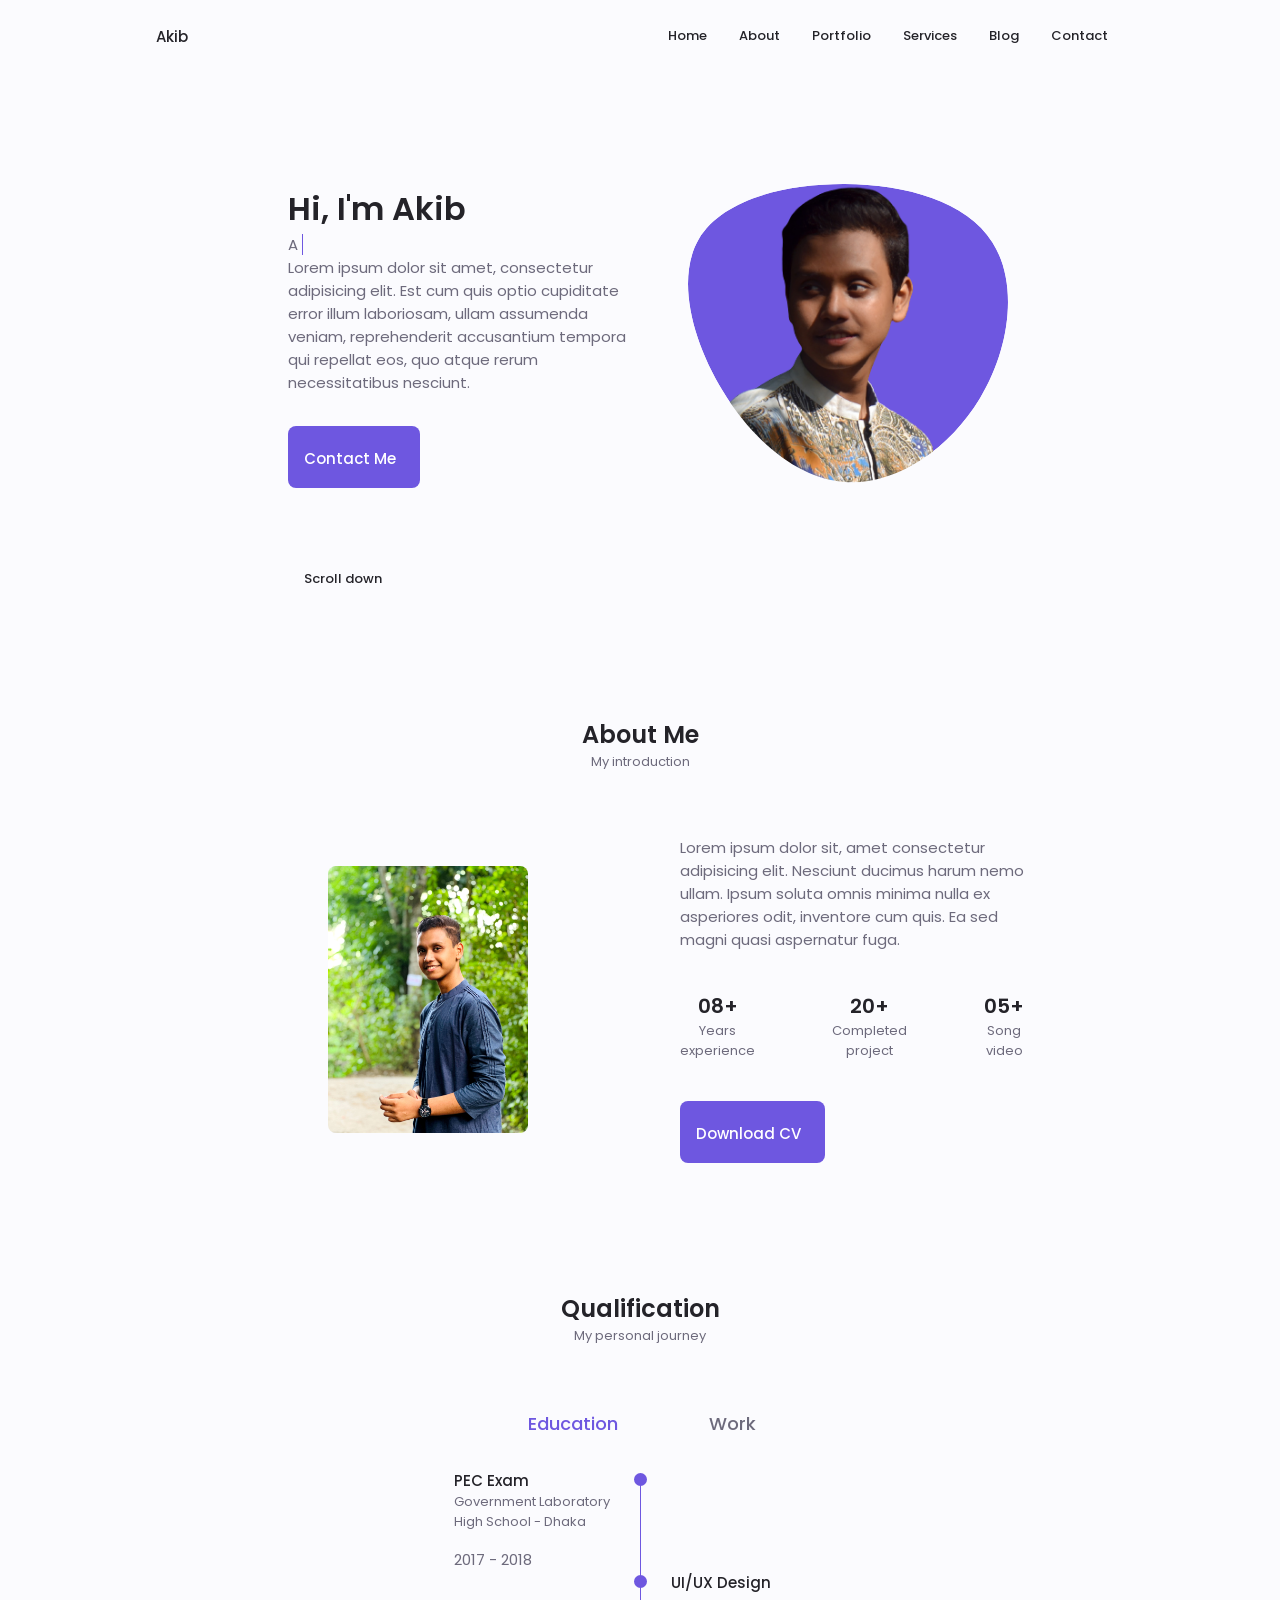
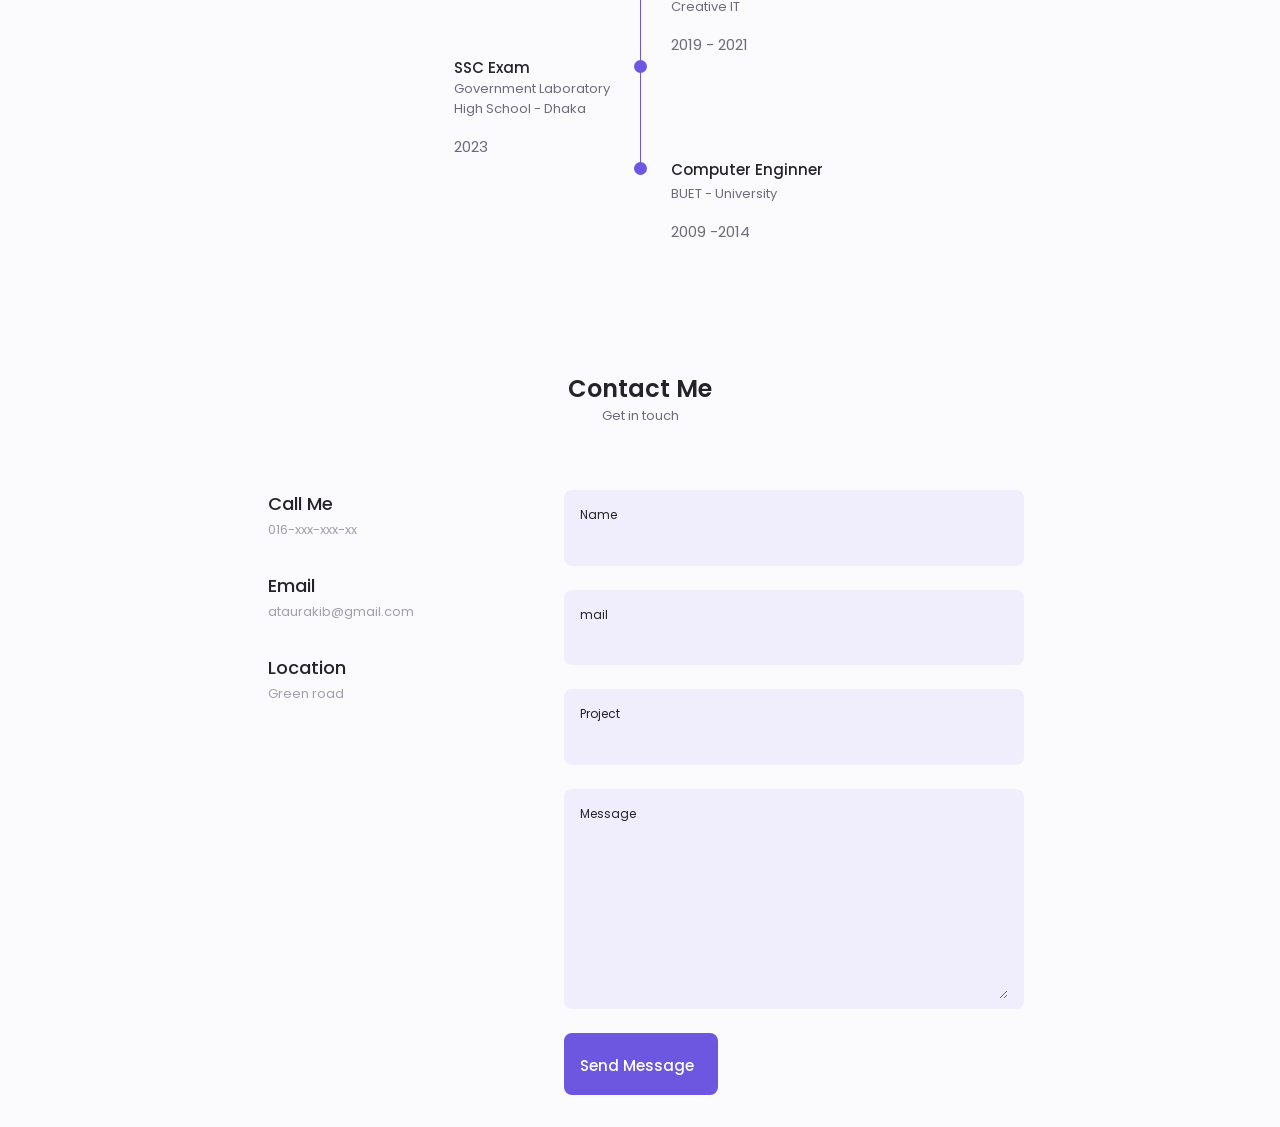
<file: index.html>
<!DOCTYPE html>
<html>
   <head>
      <meta charset="UTF-8">
      <meta name="viewport" content="width=device-width, initial-scale=1">
      <link rel="stylesheet" href="style.css">
      <!--==================== UNICONS ====================-->
      <link rel="stylesheet" href="https://unicons.iconscout.com/release/v3.0.6/css/line.css">
      <!--==================== SWIPER CSS ====================-->
      <link rel="stylesheet" href="">
      <!--==================== CSS ====================-->
      <link rel="stylesheet" href="">
      <title>Responsive Portfolio Website</title>
   </head>
   <body>
      <!--==================== HEADER ====================-->
      <header class="header" id="header">
         <nav class="nav container">
            <a href="" class="nav__logo">Akib</a>
            <div class="nav__menu" id="nav-menu">
               <ul class="nav__list grid">
                  <li class="nav__item">
                     <a href="#home" class="nav__link" id="link-close"><i class="uil uil-estate nav__icon"></i>Home</a>
                  </li>
                  <li class="nav__item">
                     <a href="#about" class="nav__link" id="link-close"><i class="uil uil-user nav__icon"></i>About</a>
                  </li>
                  <li class="nav__item">
                     <a href="#skills" class="nav__link" id="link-close"><i class="uil uil-file-alt nav__icon"></i>Portfolio</a>
                  </li>
                  <li class="nav__item">
                     <a href="#services" class="nav__link" id="link-close"><i class="uil uil-briefcase-alt nav__icon"></i>Services</a>
                  </li>
                  <li class="nav__item">
                     <a href="#portfolio" class="nav__link" id="link-close"><i class="uil uil-scenery nav__icon"></i>Blog</a>
                  </li>
                  <li class="nav__item">
                     <a href="#contact" class="nav__link" id="link-close"><i class="uil uil-message nav__icon"></i>Contact</a>
                  </li>
               </ul>
               <i class="uil uil-times nav__close" id="nav-close"></i>
            </div>
            <div class="nav__btns">
               <div class="nav__toggle" id="nav-toggle"><i class="uil uil-apps"></i></div>
            </div>
         </nav>
      </header>
      <!--==================== MAIN ====================-->
      <main class="main">
         <!--==================== HOME ====================-->
         <section class="home section" id="home">
            <duv class="home__container container grid">
               <div class="home__content grid">
                  <div class="home__social">
                     <a href="https://www.facebook.com/ataurrahman.akib22" target="_blank" class="home__social-icon">
                     <i class="uil uil-facebook"></i>
                     </a>
                     <a href="https://www.instagram.com/ark.official22/?fbclid=IwAR33yx6sIuSr8FQKo1yivRZqDreE3wRzCVEq14M0P_sk72mjxTEgrp_Bf8M" target="_blank" class="home__social-icon">
                     <i class="uil uil-instagram"></i>
                     </a>
                     <a href="" target="_blank" class="home__social-icon">
                     <i class="uil uil-youtube"></i>
                     </a>
                  </div>
                  <div class="image">
                     <svg class="home__blod" viewBox="0 0 200 187" xmlns="http://www.w3.org/2000/svg" xmlns:xlink="http://www.w3.org/1999/xlink">
                        <mask id="mask0" mask-type="alpha">
                           <path d="M190.312 36.4879C206.582 62.1187 201.309 102.826 182.328 134.186C163.346 165.547 
                              130.807 187.559 100.226 186.353C69.6454 185.297 41.0228 161.023 21.7403 129.362C2.45775 
                              97.8511 -7.48481 59.1033 6.67581 34.5279C20.9871 10.1032 59.7028 -0.149132 97.9666 
                              0.00163737C136.23 0.303176 174.193 10.857 190.312 36.4879Z"/>
                        </mask>
                        <g mask="url(#mask0)">
                           <path d="M190.312 36.4879C206.582 62.1187 201.309 102.826 182.328 134.186C163.346 
                              165.547 130.807 187.559 100.226 186.353C69.6454 185.297 41.0228 161.023 21.7403 
                              129.362C2.45775 97.8511 -7.48481 59.1033 6.67581 34.5279C20.9871 10.1032 59.7028 
                              -0.149132 97.9666 0.00163737C136.23 0.303176 174.193 10.857 190.312 36.4879Z"/>
                           <image class="home__img" xlink:href="akib-removebg-preview.png"/>
                        </g>
                     </svg>
                  </div>
                  <div class="home__data">
                     
                     <h1 class="home__title">Hi, I'm Akib</h1>
                     <div class="containers">
                     <span class="text first-text">A </span>
                     <span class="text sec-text">Freelancer</span>
                  </div>
                     <p class="home__description">Lorem ipsum dolor sit amet, 
                        consectetur adipisicing elit. Est cum quis optio cupiditate
                        error illum 
                        laboriosam, ullam assumenda veniam, reprehenderit
                        accusantium tempora qui repellat eos, quo atque rerum 
                        necessitatibus nesciunt.
                     </p>
                     <a href="#contact" class="button button-flex">
                     Contact Me <i class="uil uil-message button__icon"></i>
                     </a>
                  </div>
               </div>
               <div class="home__scroll">
                  <a href="#about" class="home__scroll-button button--flex">
                  <i class="uil uil-mouse-alt home__scroll-mouse"></i>
                  <span class="home__scroll-name">Scroll down</span>
                  <i class="uil uil-arrow-down home__scroll-arrow"></i>
                  </a>
               </div>
            </duv>
         </section>
         <!--==================== ABOUT ====================-->
         <section class="about section" id="about">
            <h2 class="section__title">About Me</h2>
            <span class="section__subtitle">My introduction</span>
            <div class="about__container container grid">
               <img src="tt1.jpg" alt="" class="about__img">
               <div class="about__data">
                  <p class="about__description">
                     Lorem ipsum dolor sit, amet consectetur adipisicing elit.
                     Nesciunt ducimus harum nemo ullam.
                     Ipsum soluta omnis minima nulla ex asperiores odit,
                     inventore cum quis. Ea sed magni quasi aspernatur fuga.
                  </p>
                  <div class="about__info">
                     <div>
                        <span class="about__info-title">08+</span>
                        <span class="about__info-name">Years <br> experience</span>
                     </div>
                     <div>
                        <span class="about__info-title">20+</span>
                        <span class="about__info-name">Completed <br> project</span>
                     </div>
                     <div>
                        <span class="about__info-title">05+</span>
                        <span class="about__info-name">Song <br> video</span>
                     </div>
                  </div>
                  <div class="about__buttons">
                     <a download="" href="" class="button button--flelx">
                     Download CV<i class="uil uil-download-alt button__icon"></i>
                     </a>
                  </div>
               </div>
            </div>
         </section>
         <!--==================== SKILLS ====================-->
         <!-- <section class="skills section" id="skills">
         </section> -->
         <!--==================== QUALIFICATION ====================-->
         <section class="qualification section">
            <h2 class="section__title">Qualification</h2>
            <span class="section__subtitle">My personal journey</span>

            <div class="qualification__container container">
               <div class="qualification__tabs">
                  <div class="qualification__button button--flex qualification__active" data-target="#education">
                     <i class="uil uil-graduation-cap qualification__icon"></i>
                     Education
                  </div>

                  <div class="qualification__button button--flex" data-target="#work">
                     <i class="uil uil-briefcase-alt qualification__icon"></i>
                     Work
                  </div>
               </div>

               <div class="qualification__sections">
                                    <!--==================== QUALIFICATION CONTENT 1 ====================-->
                                    <div class="quallification__content qualification__active" data-content id="education">
                                       <!--==================== QUALIFICATION 1 ====================-->
                                       <div class="qualification__data">
                                          <div>
                                             <h3 class="qualification__title">PEC Exam</h3>
                                             <span class="qualification__subtitle">Government Laboratory <br> High School - Dhaka</span>
                                             <div class="qualification__celander">
                                                <i class="uil uil-calender"></i>
                                                2017 - 2018
                                          </div>
                                       </div>
                                       <div>
                                          <span class="qualification__rounder"></span>
                                          <span class="qualification__line"></span>
                                       </div>
                                    </div>
                                     <!--==================== QUALIFICATION 2 ====================-->
                                     <div class="qualification__data">
                                       <div></div>
                                    <div>
                                       <span class="qualification__rounder"></span>
                                       <span class="qualification__line"></span>
                                    </div>
                                       <div>
                                          <h3 class="qualification__title">UI/UX Design</h3>
                                          <span class="qualification__subtitle">Creative IT</span>
                                          <div class="qualification__celander">
                                             <i class="uil uil-calender"></i>
                                             2019 - 2021
                                       </div>
                                    </div>
                  
                                 </div>
                                  <!--==================== QUALIFICATION 3 ====================-->
                                  <div class="qualification__data">
                                    <div>
                                       <h3 class="qualification__title">SSC Exam</h3>
                                       <span class="qualification__subtitle">Government Laboratory <br> High School - Dhaka</span>
                                       <div class="qualification__celander">
                                          <i class="uil uil-calender"></i>
                                          2023
                                    </div>
                                 </div>
                                 <div>
                                    <span class="qualification__rounder"></span>
                                    <span class="qualification__line"></span>
                                 </div>
                              </div>
                               <!--==================== QUALIFICATION 4 ====================-->
                               <div class="qualification__data">
                                 <div></div>
                  
                              <div>
                                 <span class="qualification__rounder"></span>
                                 <!-- <span class="qualification__line"></span> -->
                              </div>
                  
                                 <div>
                                    <h3 class="qualification__title">Computer Enginner</h3>
                                    <span class="qualification__subtitle">BUET - University</span>
                                    <div class="qualification__celander">
                                       <i class="uil uil-calender"></i>
                                       2009 -2014
                                 </div>
                              </div>
                              
                           </div>
                                 </div>
                              </div>
                  <!--==================== QUALIFICATION CONTENT 2 ====================-->
                  <div class="quallification__content" data-content id="work">
                     <!--==================== QUALIFICATION 1 ====================-->
                     <div class="qualification__data">
                        <div>
                           <h3 class="qualification__title">Computer Enginner</h3>
                           <span class="qualification__subtitle">BUET - University</span>
                           <div class="qualification__celander">
                              <i class="uil uil-calender"></i>
                              2009 -2014
                        </div>
                     </div>
                     <div>
                        <span class="qualification__rounder"></span>
                        <span class="qualification__line"></span>
                     </div>
                  </div>
                   <!--==================== QUALIFICATION 2 ====================-->
                   <div class="qualification__data">
                     <div></div>
                  <div>
                     <span class="qualification__rounder"></span>
                     <span class="qualification__line"></span>
                  </div>
                     <div>
                        <h3 class="qualification__title">Computer Enginner</h3>
                        <span class="qualification__subtitle">BUET - University</span>
                        <div class="qualification__celander">
                           <i class="uil uil-calender"></i>
                           2009 -2014
                     </div>
                  </div>

               </div>
                <!--==================== QUALIFICATION 3 ====================-->
                <div class="qualification__data">
                  <div>
                     <h3 class="qualification__title">Computer Enginner</h3>
                     <span class="qualification__subtitle">BUET - University</span>
                     <div class="qualification__celander">
                        <i class="uil uil-calender"></i>
                        2009 -2014
                  </div>
               </div>
               <div>
                  <span class="qualification__rounder"></span>
                  <!-- <span class="qualification__line"></span> -->
               </div>
            </div>

               </div>
            </div>
         </section>
         <!-- ==================== SERVICES ====================-->
         <!-- <section class="services section" id="services">
         </section> -->
         <!--==================== PORTFOLIO ====================-->
         <!-- <section class="portfolio section" id="portfolio">
         </section> -->
         <!--==================== PROJECT IN MIND ====================-->
         <!-- <section class="project section">
         </section> -->
         <!--==================== TESTIMONIAL ====================-->
         <!-- <section class="testimonial section">
         </section> -->
         <!--==================== CONTACT ME ==================== -->
         <section class="contact section" id="contact">
            <h2 class="section__title">Contact Me</h2>
            <span class="section__subtitle">Get in touch</span>
            <div class="contact__container container grid">
               <div>
                  <div class="contact__information">
                     <i class="uil uil-phone contact__icon"></i>

                     <div>
                        <h3 class="contact__title">Call Me</h3>
                        <span class="contact__subtitle">016-xxx-xxx-xx</span>
                     </div>
                  </div>
                  
                  <div class="contact__information">
                     <i class="uil uil-envelope contact__icon"></i>

                     <div>
                        <h3 class="contact__title">Email</h3>
                        <span class="contact__subtitle">ataurakib@gmail.com</span>
                     </div>
                  </div>

                  <div class="contact__information">
                     <i class="uil uil-map-marker contact__icon"></i>

                     <div>
                        <h3 class="contact__title">Location</h3>
                        <span class="contact__subtitle">Green road</span>
                     </div>
                  </div>
               </div>
               <form action="" class="contact__form grid">
                  <div class="contact__inputs grid">
                     <div class="contact__content">
                        <label for="" class="contact__label">Name</label>
                        <input type="text" class="contact__input">
                     </div>

                     <div class="contact__content">
                        <label for="" class="contact__label">mail</label>
                        <input type="email" class="contact__input">
                     </div>
                  </div>
                  <div class="contact__content">
                     <label for="" class="contact__label">Project</label>
                     <input type="text" class="contact__input">
                  </div>
                  <div class="contact__content">
                     <label for="" class="contact__label">Message</label>
                     <textarea name="" id="" cols="0" rows="7" class="contact__input"></textarea>
                  </div>

                  <div>
                     <a href="#" class="button button-flex">
                        Send Message
                        <i class="uil uil-message button__icon"></i>
                     </a>
                  </div>
               </form>
            </div>
         </section>
      </main>
      <!--==================== FOOTER ====================-->
      <footer class="footer">
      </footer>
      <!--==================== SCROLL TOP ====================-->
      <!--==================== SWIPER JS ====================-->
      <script src=""></script>
      <!--==================== MAIN JS ====================-->
      <script src="main.js"></script>
   </body>
</html>
</file>
<file: style.css>
/*==================== GOOGLE FONTS ====================*/
@import url("https://fonts.googleapis.com/css2?family=Poppins:wght@400;500;600&display=swap");
/*==================== VARIABLES CSS ====================*/
/*========== Colors ==========*/
/* Change favorite color */
/*Purple 250 - Green 142 - Blue 230 - Pink 340*/
/* HSL color mode */
/*========== Font and typography ==========*/
/* .5rem = 8px, 1rem = 16px, 1.5rem = 24px ... */
/*========== Font weight ==========*/
/*========== Margenes Bottom ==========*/
/* .25rem = 4px, .5rem = 8px, .75rem = 12px ... */
/*========== z index ==========*/
/* Font size for large devices */
/*========== Variables Dark theme ==========*/
/*========== Button Dark/Light ==========*/
/*==================== BASE ====================*/
* {
  box-sizing: border-box;
  padding: 0;
  margin: 0;
  -webkit-tap-highlight-color: transparent;
}

html {
  scroll-behavior: smooth;
}

body {
  margin: 0 0 3rem 0;
  font-family: "Poppins", sans-serif;
  font-size: 0.938rem;
  background-color: hsl(250deg, 60%, 99%);
  color: hsl(250deg, 8%, 45%);
}

h1,
h2,
h3,
h4 {
  color: hsl(250deg, 8%, 15%);
  font-weight: 600;
}

ul {
  list-style: none;
}

a {
  text-decoration: none;
}

img {
  max-width: 100%;
  height: auto;
}

/*==================== REUSABLE CSS CLASSES ====================*/
.section {
  padding: 2rem 0 4rem;
}

.section__title {
  font-size: 1.5rem;
  color: hsl(250deg, 8%, 15%);
}

.section__subtitle {
  display: block;
  font-size: 0.813rem;
  margin-bottom: 3rem;
}

.containers .text {
  position: relative;
}
.containers .sec-text:before {
  content: "";
  position: absolute;
  top: 0;
  left: 0;
  width: 100%;
  height: 100%;
  background-color: hsl(250deg, 60%, 99%);
  border-left: 1px solid hsl(250deg, 69%, 61%);
  -webkit-animation: animate 4s ease infinite;
          animation: animate 4s ease infinite;
}

@-webkit-keyframes animate {
  40%, 60% {
    left: 101%;
  }
  100% {
    left: 0%;
  }
}

@keyframes animate {
  40%, 60% {
    left: 101%;
  }
  100% {
    left: 0%;
  }
}
.section__title,
.section__subtitle {
  text-align: center;
}

/*==================== LAYOUT ====================*/
.container {
  max-width: 768px;
  margin-left: 1.5rem;
  margin-right: 1.5rem;
}

.grid {
  display: grid;
  gap: 1.5rem;
}

.header {
  width: 100%;
  position: fixed;
  bottom: 0;
  left: 0;
  z-index: 100;
  background-color: hsl(250deg, 60%, 99%);
}

/*==================== NAV ====================*/
.nav {
  max-width: 968px;
  height: 3rem;
  display: flex;
  justify-content: space-between;
  align-items: center;
}

.nav__logo,
.nav__toggle {
  color: hsl(250deg, 8%, 15%);
  font-weight: 500;
}

.nav__logo:hover {
  color: hsl(250deg, 69%, 61%);
}

.nav__toggle {
  font-size: 1.1rem;
  cursor: pointer;
}

.nav__toggle:hover {
  color: hsl(250deg, 69%, 61%);
}

@media screen and (max-width: 767px) {
  .nav__menu {
    position: fixed;
    bottom: -100%;
    left: 0;
    width: 100%;
    background-color: hsl(250deg, 60%, 99%);
    padding: 2rem 1.5rem 4rem;
    box-shadow: 0px -2px 4px rgba(0, 0, 0, 0.1);
    border-radius: 1.5rem 1.5rem 0 0;
    transition: 0.3s;
  }
}
.nav__list {
  grid-template-columns: repeat(3, 1fr);
  gap: 2em;
}

.nav__link {
  display: flex;
  flex-direction: column;
  align-items: center;
  font-size: 0.813rem;
  color: hsl(250deg, 8%, 15%);
  font-weight: 500;
}
.nav__link:hover {
  color: hsl(250deg, 69%, 61%);
}
.nav__link .nav__icon {
  font-size: 1.2rem;
}

.nav__close {
  position: absolute;
  right: 1.3rem;
  bottom: 0.5rem;
  font-size: 1.5rem;
  cursor: pointer;
  color: hsl(250deg, 69%, 61%);
}
.nav__close:hover {
  color: hsl(250deg, 57%, 53%);
}

/* show menu */
.show-menu {
  bottom: 0;
}

/* Active link */
/* Change background header */
/*==================== HOME ====================*/
.home__container {
  gap: 1rem;
}

.home__content {
  grid-template-columns: 0.5fr 3fr;
  align-items: center;
}

.home__social {
  display: grid;
  grid-template-columns: -webkit-max-content;
  grid-template-columns: max-content;
  row-gap: 1rem;
}

.home__social-icon {
  font-size: 1.25rem;
  color: hsl(250deg, 69%, 61%);
}
.home__social-icon:hover {
  color: hsl(250deg, 57%, 53%);
}

.home__blod {
  width: 200px;
  fill: hsl(250deg, 69%, 61%);
}

.home__img {
  width: 231px;
}

.home__data {
  grid-column: 1/3;
}

.home__title {
  font-size: 2rem;
}

.home__subtitle {
  font-size: 1.125rem;
  color: hsl(250deg, 8%, 45%);
  font-weight: 500;
  margin-bottom: 0.75rem;
}

.home__description {
  margin-bottom: 2rem;
}

.home__scroll {
  display: none;
}

.home__scroll-button {
  color: hsl(250deg, 69%, 61%);
  transition: 0.3s;
}
.home__scroll-button:hover {
  transform: translateY(0.25rem);
}

.home__scroll-mouse {
  font-size: 2rem;
}

.home__scroll-name {
  font-size: 0.813rem;
  color: hsl(250deg, 8%, 15%);
  font-weight: 500;
  margin-right: 0.25rem;
}

.home__scroll-arrow {
  font-size: 1.25rem;
}

/*==================== BUTTONS ====================*/
.button {
  display: inline-block;
  background-color: hsl(250deg, 69%, 61%);
  color: #fff;
  padding: 1rem;
  border-radius: 0.5rem;
  font-weight: 500;
}
.button:hover {
  background-color: hsl(250deg, 57%, 53%);
}

.button__icon {
  font-size: 1.25rem;
  margin-left: 0.5rem;
  transition: 0.3s;
}

.button--flex {
  display: flex;
  align-items: center;
}

/*==================== ABOUT ====================*/
.about__img {
  width: 200px;
  border-radius: 0.5rem;
  justify-self: center;
  align-self: center;
}

.about__description {
  text-align: center;
  margin-bottom: 2.5rem;
}

.about__info {
  display: flex;
  justify-content: space-evenly;
  margin-bottom: 2.5rem;
}

.about__info-title {
  font-size: 1.25rem;
  font-weight: 600;
  color: hsl(250deg, 8%, 15%);
}

.about__info-name {
  font-size: 0.813rem;
}

.about__info-title,
.about__info-name {
  display: block;
  text-align: center;
}

.about__buttons {
  display: flex;
  justify-content: center;
}

/*==================== SKILLS ====================*/
/*==================== QUALIFICATION ====================*/
.qualification__tabs {
  display: flex;
  justify-content: space-evenly;
  margin-bottom: 2rem;
}

.qualification__button {
  font-size: 1.125rem;
  font-weight: 500;
  cursor: pointer;
}
.qualification__button:hover {
  color: hsl(250deg, 69%, 61%);
}

.qualification__icon {
  font-size: 1.8rem;
  margin-right: 0.25rem;
}

.qualification__data {
  display: grid;
  grid-template-columns: 1fr -webkit-max-content 1fr;
  grid-template-columns: 1fr max-content 1fr;
  -moz-column-gap: 1.5rem;
       column-gap: 1.5rem;
}

.qualification__title {
  font-size: 0.938rem;
  font-weight: 500;
}

.qualification__subtitle {
  display: inline-block;
  font-size: 0.813rem;
  margin-bottom: 1rem;
}

.qualification__calender {
  font-size: 0.75rem;
  color: hsl(250deg, 8%, 65%);
}

.qualification__rounder {
  display: inline-block;
  width: 13px;
  height: 13px;
  background-color: hsl(250deg, 69%, 61%);
  border-radius: 50%;
}

.qualification__line {
  display: block;
  width: 1px;
  height: 100%;
  background-color: hsl(250deg, 69%, 61%);
  transform: translate(6px, -7px);
}

.qualification [data-content] {
  display: none;
}

.qualification__active[data-content] {
  display: block;
}

.qualification__button.qualification__active {
  color: hsl(250deg, 69%, 61%);
}

/*==================== SERVICES ====================*/
/* Active Modal */
/*==================== PORTFOLIO ====================*/
/*==================== PROJECT IN MIND ====================*/
/*==================== TESTIMONIAL ====================*/
/*==================== CONTACT ME ====================*/
.contact__container {
  row-gap: 3rem;
}

.contact__information {
  display: flex;
  margin-bottom: 2rem;
}

.contact__icon {
  font-size: 2rem;
  color: hsl(250deg, 69%, 61%);
  margin-right: 0.75rem;
}

.contact__title {
  font-size: 1.125rem;
  font-weight: 500;
}

.contact__subtitle {
  font-size: 0.813rem;
  color: hsl(250deg, 8%, 65%);
}

.contact__content {
  background-color: hsl(250deg, 70%, 96%);
  border-radius: 0.5rem;
  padding: 0.75rem 1rem 0.25rem;
}

.contact__label {
  font-size: 0.75rem;
  color: hsl(250deg, 8%, 15%);
}

.contact__input {
  width: 100%;
  background-color: hsl(250deg, 70%, 96%);
  color: hsl(250deg, 8%, 45%);
  font-family: "Poppins", sans-serif;
  font-size: 0.938rem;
  border: none;
  outline: none;
  padding: 0.35rem 0.5rem 0.5rem 0;
}

/*==================== FOOTER ====================*/
/*========== SCROLL UP ==========*/
/* Show scroll */
/*========== SCROLL BAR ==========*/
/*==================== MEDIA QUERIES ====================*/
/* For small devices */
@media screen and (max-width: 350px) {
  .container {
    margin-left: 1rem;
    margin-right: 1rem;
  }
  .nav__menu {
    padding: 2rem 0.25rem 4rem;
  }
  .nav__list {
    -moz-column-gap: 0;
         column-gap: 0;
  }
  .home__content {
    grid-template-columns: 0.25fr 3fr;
  }
  .home__bold {
    width: 180px;
  }
  .skills__title {
    font-size: 0.938rem;
  }
  .qualification__data {
    gap: 0.5rem;
  }
}
/* For medium devices */
@media screen and (min-width: 568px) {
  .home__content {
    grid-template-columns: -webkit-max-content 1fr 1fr;
    grid-template-columns: max-content 1fr 1fr;
  }
  .home__data {
    grid-column: initial;
  }
  .image {
    order: 1;
    justify-self: center;
  }
  .about__container {
    grid-template-columns: repeat(2, 1fr);
  }
  .contact__container {
    grid-template-columns: repeat(2, 1fr);
  }
  .qualification {
    display: grid;
    grid-template-columns: 0.6fr;
    justify-content: center;
  }
}
/* For large devices */
@media screen and (min-width: 768px) {
  .container {
    margin-left: auto;
    margin-right: auto;
  }
  body {
    margin: 0;
  }
  .section {
    padding: 6rem 0 2rem;
  }
  .section .section__subtitle {
    margin-bottom: 4rem;
  }
  .header {
    top: 0;
    bottom: initial;
  }
  .header,
.main {
    padding: 0 1rem;
  }
  .nav {
    height: 4.5rem;
    -moz-column-gap: 1rem;
         column-gap: 1rem;
  }
  .nav__icon,
.nav__close,
.nav__toggle {
    display: none;
  }
  .nav__list {
    display: flex;
    -moz-column-gap: 2rem;
         column-gap: 2rem;
  }
  .nav__menu {
    margin-left: auto;
  }
  .home__container {
    row-gap: 5rem;
  }
  .home__content {
    padding-top: 5.5rem;
    -moz-column-gap: 2rem;
         column-gap: 2rem;
  }
  .home__blod {
    width: 270px;
  }
  .home__scroll {
    display: block;
  }
  .home__scroll-button {
    margin-left: 3rem;
  }
  .about__container {
    -moz-column-gap: 5rem;
         column-gap: 5rem;
  }
  .about__img {
    width: 200px;
  }
  .about__description {
    text-align: initial;
  }
  .about__info {
    justify-content: space-between;
  }
  .about__buttons {
    justify-content: initial;
  }
  .qualification__button {
    margin: 0 1rem;
  }
  .qualification {
    grid-template-columns: 0.5fr;
  }
}
@media screen and (min-width: 1024px) {
  .header,
.main {
    padding: 0;
  }
  .home__blod {
    width: 320px;
  }
  .home__social {
    margin-left: -194px;
  }
  .contact__form {
    width: 460px;
  }
  .contact__input {
    grid-template-columns: repeat(2, 1fr);
  }
}/*# sourceMappingURL=style.css.map */
</file>
